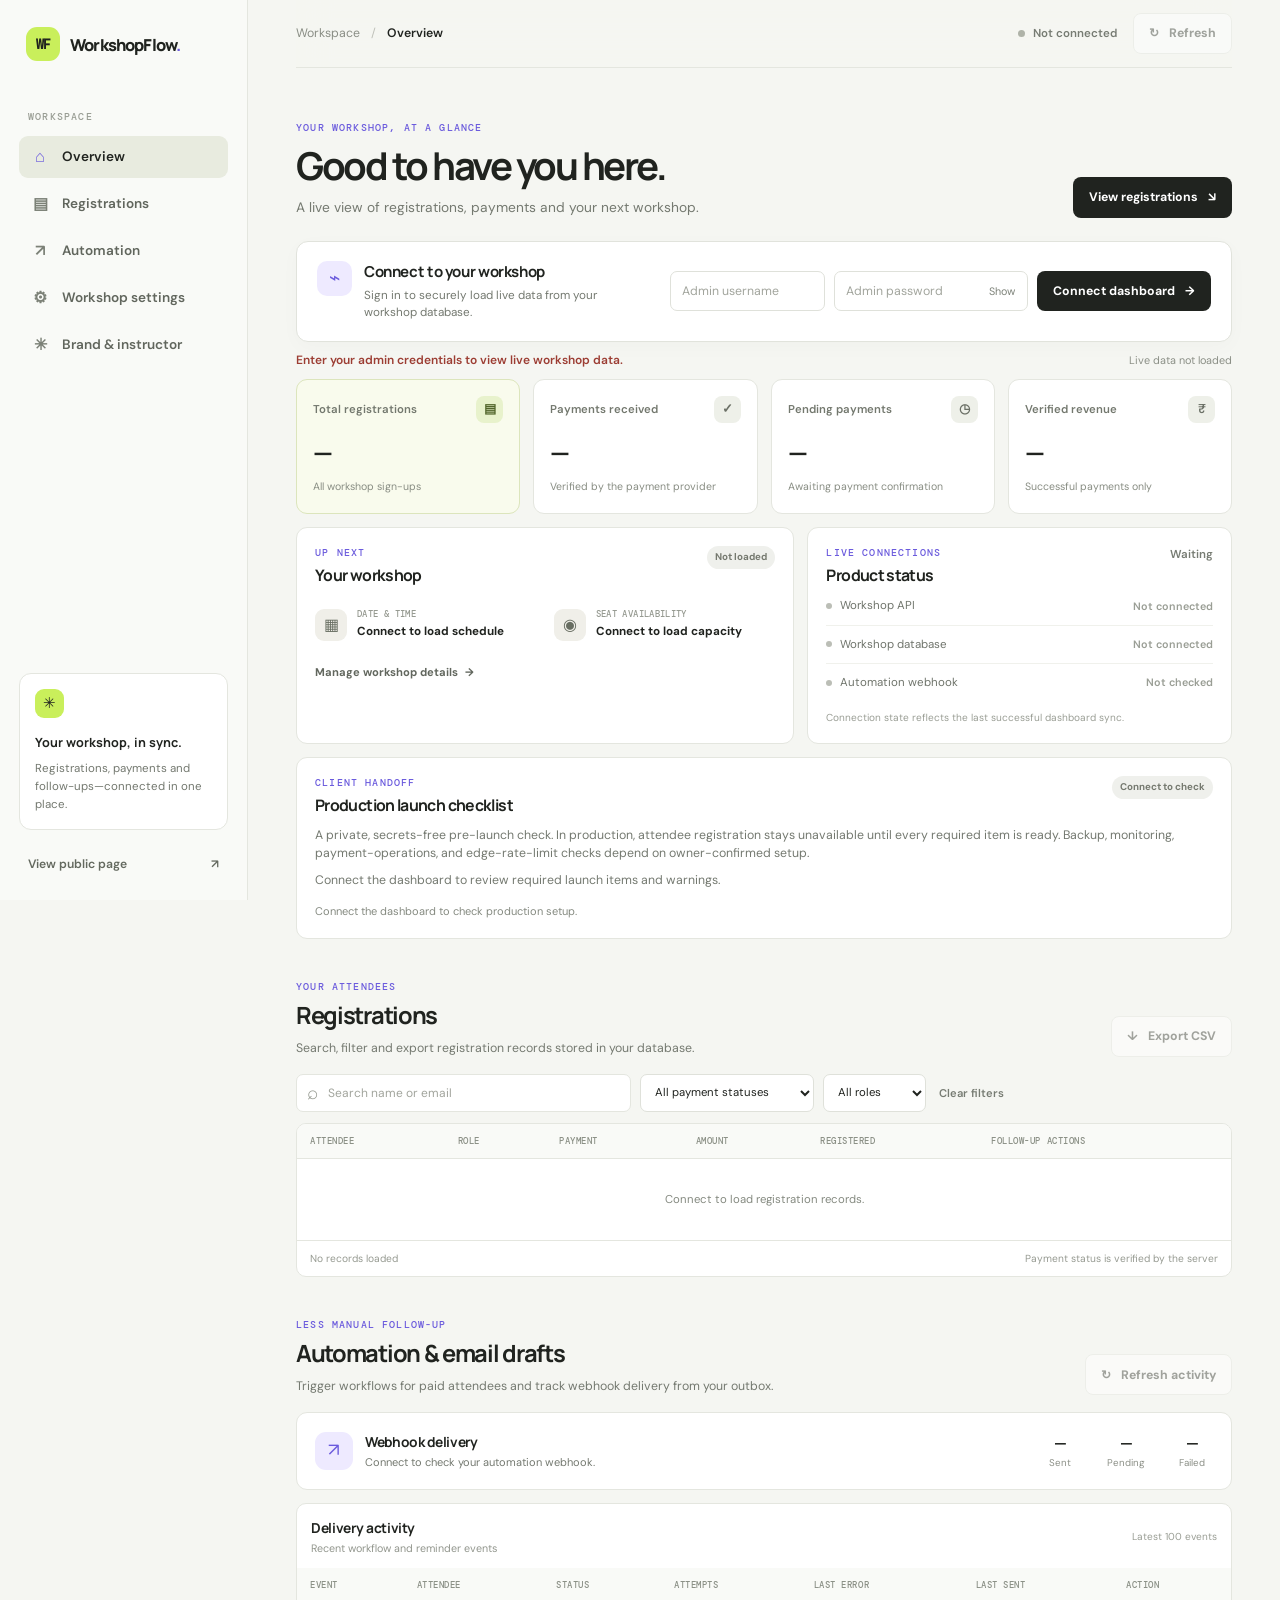
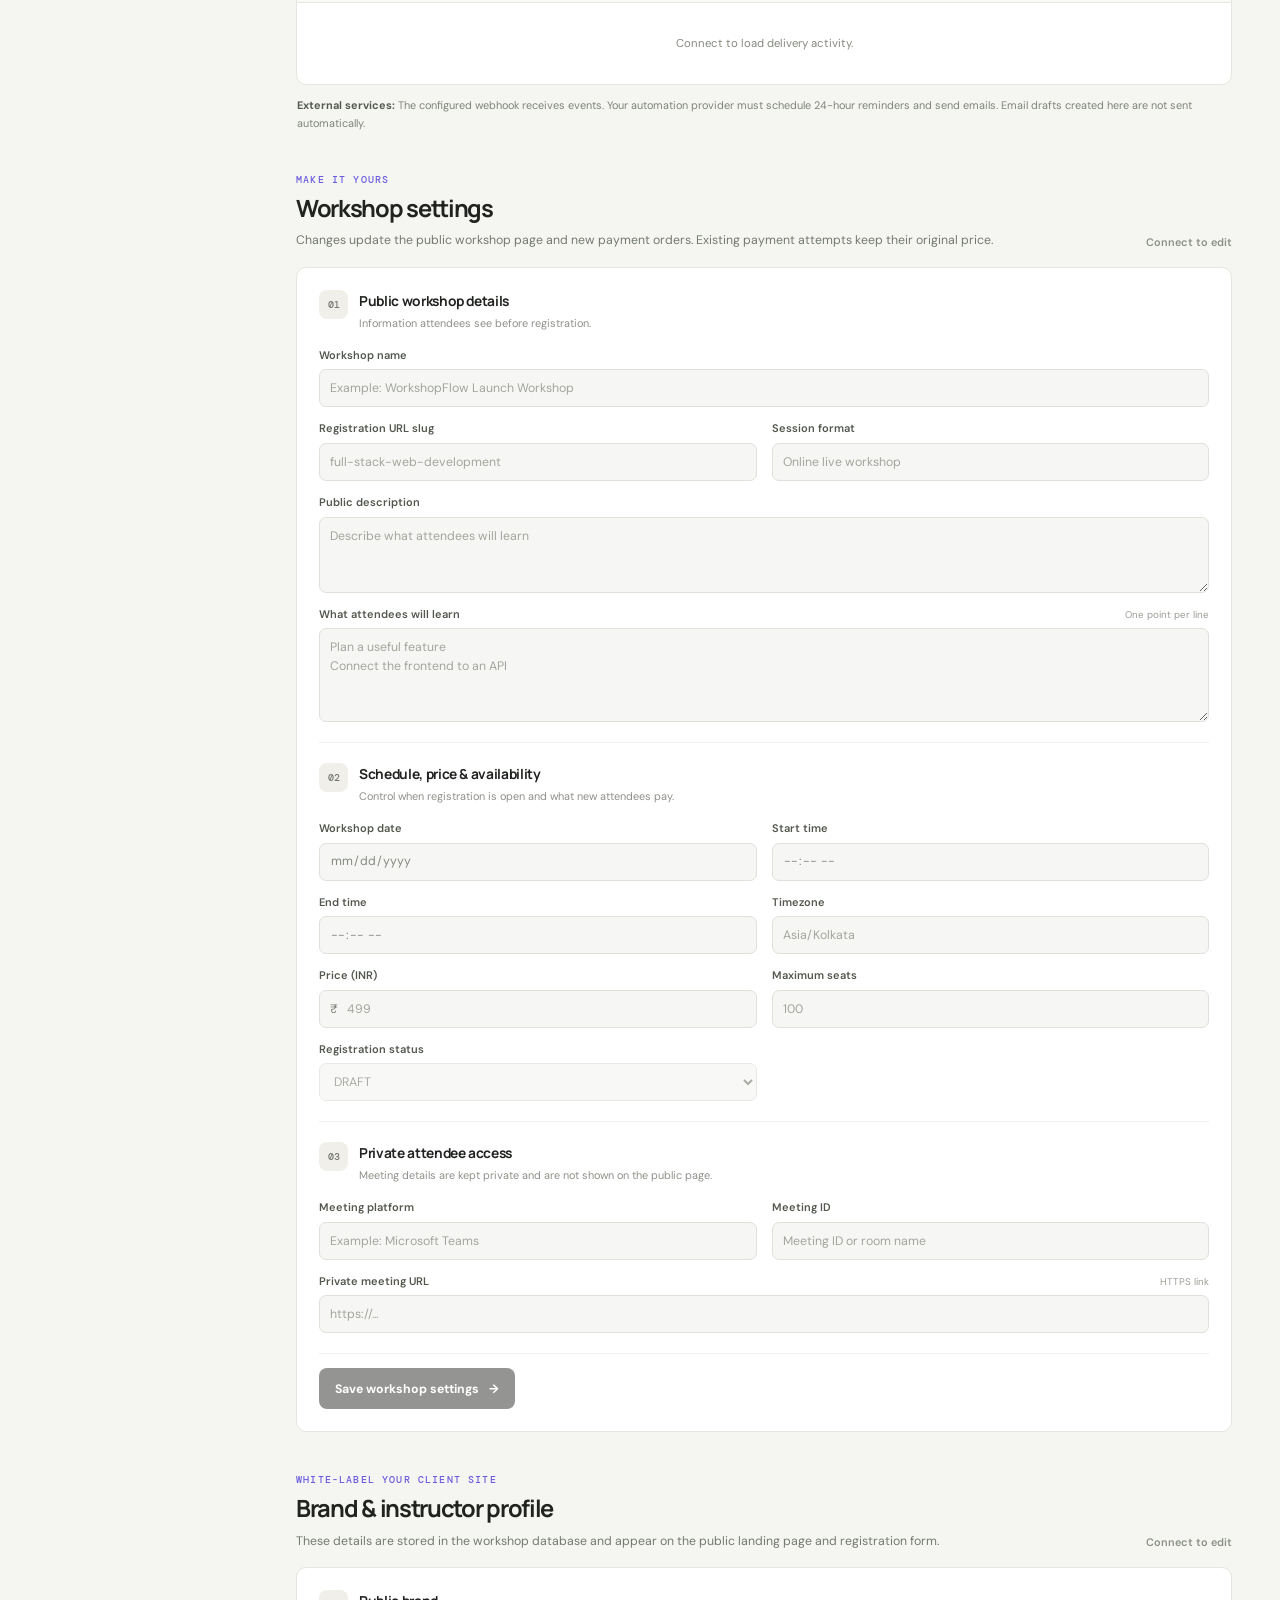
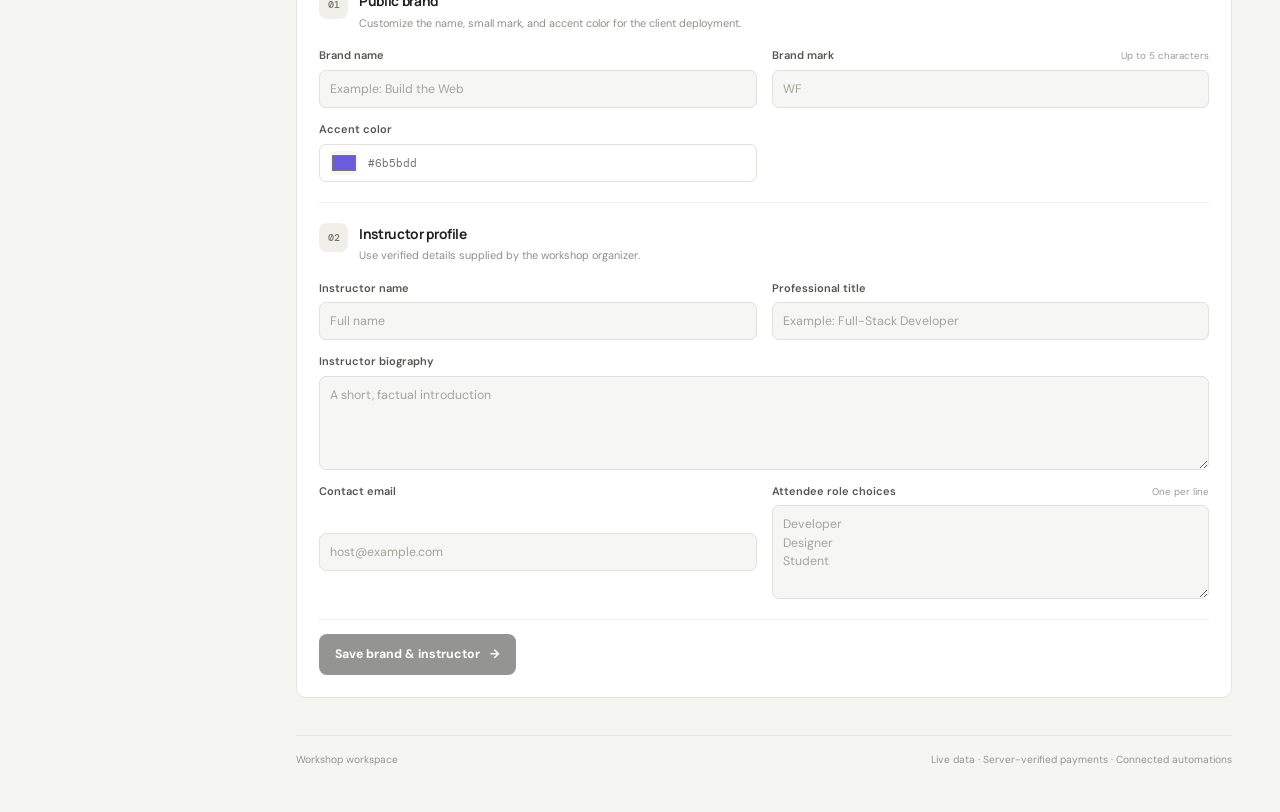
<file: frontend/admin/index.html>
<!DOCTYPE html>
<html lang="en">
  <head>
    <meta charset="UTF-8" />
    <meta name="viewport" content="width=device-width, initial-scale=1.0" />
    <meta name="theme-color" content="#f5f6f2" />
    <title>WorkshopFlow | Dashboard</title>
    <link rel="preconnect" href="https://fonts.googleapis.com" />
    <link rel="preconnect" href="https://fonts.gstatic.com" crossorigin />
    <link href="https://fonts.googleapis.com/css2?family=DM+Mono:wght@400;500&family=DM+Sans:wght@400;500;600;700&family=Manrope:wght@400;500;600;700;800&display=swap" rel="stylesheet" />
    <link rel="stylesheet" href="admin.css" />
  </head>
  <body>
    <div class="app-shell">
      <aside class="sidebar">
        <a class="brand" href="/" aria-label="WorkshopFlow product overview">
          <span class="brand-mark">WF</span>
          <span>WorkshopFlow<span class="brand-period">.</span></span>
        </a>
        <p class="sidebar-label">WORKSPACE</p>
        <nav class="side-nav" aria-label="Dashboard sections">
          <a class="nav-link active" href="#overview"><span class="nav-icon">⌂</span>Overview</a>
          <a class="nav-link" href="#registrations"><span class="nav-icon">▤</span>Registrations</a>
          <a class="nav-link" href="#automation"><span class="nav-icon">↗</span>Automation</a>
          <a class="nav-link" href="#workshop-settings"><span class="nav-icon">⚙</span>Workshop settings</a>
          <a class="nav-link" href="#brand-settings"><span class="nav-icon">✳</span>Brand &amp; instructor</a>
        </nav>
        <div class="sidebar-bottom">
          <div class="sidebar-note">
            <span class="note-icon">✳</span>
            <strong>Your workshop, in sync.</strong>
            <p>Registrations, payments and follow-ups—connected in one place.</p>
          </div>
          <a class="public-link" href="/" target="_blank" rel="noopener">View public page <span>↗</span></a>
        </div>
      </aside>

      <main class="main-content">
        <header class="topbar">
          <div class="breadcrumbs"><span>Workspace</span><span class="crumb-divider">/</span><strong>Overview</strong></div>
          <div class="topbar-actions">
            <span class="connection-pill" id="apiStatus"><span class="connection-dot"></span>Not connected</span>
            <button class="button button-outline" id="refreshButton" type="button" disabled><span aria-hidden="true">↻</span> Refresh</button>
            <button class="button button-outline" id="disconnectButton" type="button" hidden>Disconnect</button>
          </div>
        </header>

        <section class="page-section" id="overview">
          <div class="page-heading">
            <div>
              <p class="eyebrow">YOUR WORKSHOP, AT A GLANCE</p>
              <h1 id="dashboardTitle">Good to have you here.</h1>
              <p class="page-subtitle">A live view of registrations, payments and your next workshop.</p>
            </div>
            <a class="button button-dark" href="#registrations">View registrations <span aria-hidden="true">↘</span></a>
          </div>

          <section class="connect-card" aria-labelledby="connectHeading">
            <div class="connect-copy">
              <span class="connect-icon" aria-hidden="true">⌁</span>
              <div>
                <h2 id="connectHeading">Connect to your workshop</h2>
                <p id="connectHelp">Sign in to securely load live data from your workshop database.</p>
              </div>
            </div>
            <form class="connect-form" id="adminLoginForm">
              <label class="sr-only" for="username">Admin username</label>
              <input id="username" placeholder="Admin username" autocomplete="username" required />
              <div class="password-field">
                <label class="sr-only" for="password">Admin password</label>
                <input id="password" type="password" placeholder="Admin password" autocomplete="current-password" required />
                <button class="password-toggle" id="passwordToggle" type="button" aria-label="Show password">Show</button>
              </div>
              <button class="button button-dark" id="loadButton" type="submit">Connect dashboard <span aria-hidden="true">→</span></button>
            </form>
          </section>
          <div class="toolbar-meta">
            <div id="message" class="admin-message" role="status" aria-live="polite">Enter your admin credentials to view live workshop data.</div>
            <div id="lastUpdated" class="last-updated">Live data not loaded</div>
          </div>

          <div class="stats-grid" id="stats" aria-live="polite">
            <article class="stat-card stat-highlight"><div class="stat-label"><span>Total registrations</span><span class="stat-icon">▤</span></div><strong>—</strong><small>All workshop sign-ups</small></article>
            <article class="stat-card"><div class="stat-label"><span>Payments received</span><span class="stat-icon">✓</span></div><strong>—</strong><small>Verified by the payment provider</small></article>
            <article class="stat-card"><div class="stat-label"><span>Pending payments</span><span class="stat-icon">◷</span></div><strong>—</strong><small>Awaiting payment confirmation</small></article>
            <article class="stat-card"><div class="stat-label"><span>Verified revenue</span><span class="stat-icon">₹</span></div><strong>—</strong><small>Successful payments only</small></article>
          </div>

          <section class="overview-grid" aria-label="Workshop and data status">
            <article class="content-card next-workshop-card">
              <div class="card-heading">
                <div><p class="eyebrow">UP NEXT</p><h2 id="overviewWorkshopName">Your workshop</h2></div>
                <span class="status-badge status-neutral" id="workshopStatusBadge">Not loaded</span>
              </div>
              <div class="workshop-summary">
                <div><span class="summary-icon">▦</span><span><small>DATE &amp; TIME</small><strong id="overviewWorkshopSchedule">Connect to load schedule</strong></span></div>
                <div><span class="summary-icon">◉</span><span><small>SEAT AVAILABILITY</small><strong id="overviewWorkshopSeats">Connect to load capacity</strong></span></div>
              </div>
              <a class="subtle-link" href="#workshop-settings">Manage workshop details <span>→</span></a>
            </article>
            <article class="content-card data-card">
              <div class="card-heading"><div><p class="eyebrow">LIVE CONNECTIONS</p><h2>Product status</h2></div><span class="live-indicator" id="dataStatus">Waiting</span></div>
              <div class="connection-row"><span><i class="connection-dot"></i>Workshop API</span><strong id="apiDetail">Not connected</strong></div>
              <div class="connection-row"><span><i class="connection-dot"></i>Workshop database</span><strong id="databaseDetail">Not connected</strong></div>
              <div class="connection-row"><span><i class="connection-dot"></i>Automation webhook</span><strong id="webhookDetail">Not checked</strong></div>
              <p class="card-footnote">Connection state reflects the last successful dashboard sync.</p>
            </article>
          </section>
          <article class="launch-card content-card">
            <div class="card-heading">
              <div><p class="eyebrow">CLIENT HANDOFF</p><h2>Production launch checklist</h2></div>
              <span class="status-badge status-neutral" id="readinessBadge">Connect to check</span>
            </div>
            <p class="section-description">A private, secrets-free pre-launch check. In production, attendee registration stays unavailable until every required item is ready. Backup, monitoring, payment-operations, and edge-rate-limit checks depend on owner-confirmed setup.</p>
            <p class="section-description" id="readinessSummary" aria-live="polite">Connect the dashboard to review required launch items and warnings.</p>
            <ul class="readiness-list" id="readinessChecks"><li class="readiness-empty">Connect the dashboard to check production setup.</li></ul>
          </article>
        </section>

        <section class="page-section" id="registrations">
          <div class="section-title-row">
            <div><p class="eyebrow">YOUR ATTENDEES</p><h2>Registrations</h2><p class="section-description">Search, filter and export registration records stored in your database.</p></div>
            <button class="button button-outline" id="exportButton" type="button" disabled>↓ <span>Export CSV</span></button>
          </div>
          <div class="table-toolbar">
            <label class="search-field"><span aria-hidden="true">⌕</span><input id="search" placeholder="Search name or email" autocomplete="off" /></label>
            <label class="filter-field"><span class="sr-only">Payment status</span><select id="statusFilter"><option value="">All payment statuses</option><option>PENDING</option><option>SUCCESS</option><option>FAILED</option></select></label>
            <label class="filter-field"><span class="sr-only">Attendee role</span><select id="roleFilter"><option value="">All roles</option></select></label>
            <button class="text-button" id="clearFiltersButton" type="button">Clear filters</button>
          </div>
          <div class="table-card">
            <div class="table-scroll">
              <table class="data-table">
                <thead><tr><th>Attendee</th><th>Role</th><th>Payment</th><th>Amount</th><th>Registered</th><th>Follow-up actions</th></tr></thead>
                <tbody id="participants"><tr class="empty-row"><td colspan="6">Connect to load registration records.</td></tr></tbody>
              </table>
            </div>
            <div class="table-footer"><span id="registrationCount">No records loaded</span><span>Payment status is verified by the server</span></div>
          </div>
        </section>

        <section class="page-section" id="automation">
          <div class="section-title-row">
            <div><p class="eyebrow">LESS MANUAL FOLLOW-UP</p><h2>Automation &amp; email drafts</h2><p class="section-description">Trigger workflows for paid attendees and track webhook delivery from your outbox.</p></div>
            <button class="button button-outline" id="refreshAutomationButton" type="button" disabled><span aria-hidden="true">↻</span> Refresh activity</button>
          </div>
          <article class="automation-summary content-card">
            <div class="automation-summary-copy"><span class="automation-symbol">↗</span><div><h3>Webhook delivery</h3><p class="automation-help" id="automationStatus">Connect to check your automation webhook.</p></div></div>
            <div class="automation-counts"><div><strong id="automationSentCount">—</strong><span>Sent</span></div><div><strong id="automationPendingCount">—</strong><span>Pending</span></div><div><strong id="automationFailedCount">—</strong><span>Failed</span></div></div>
          </article>
          <div class="table-card">
            <div class="table-heading"><div><h3>Delivery activity</h3><p>Recent workflow and reminder events</p></div><span class="table-note">Latest 100 events</span></div>
            <div class="table-scroll">
              <table class="data-table event-table">
                <thead><tr><th>Event</th><th>Attendee</th><th>Status</th><th>Attempts</th><th>Last error</th><th>Last sent</th><th>Action</th></tr></thead>
                <tbody id="automationEvents"><tr class="empty-row"><td colspan="7">Connect to load delivery activity.</td></tr></tbody>
              </table>
            </div>
          </div>
          <p class="integration-note"><strong>External services:</strong> The configured webhook receives events. Your automation provider must schedule 24-hour reminders and send emails. Email drafts created here are not sent automatically.</p>
        </section>

        <section class="page-section" id="workshop-settings">
          <div class="section-title-row">
            <div><p class="eyebrow">MAKE IT YOURS</p><h2>Workshop settings</h2><p class="section-description">Changes update the public workshop page and new payment orders. Existing payment attempts keep their original price.</p></div>
            <span class="settings-lock" id="settingsLock">Connect to edit</span>
          </div>
          <form class="settings-card" id="workshopSettingsForm">
            <div class="settings-section-heading"><span class="settings-icon">01</span><div><h3>Public workshop details</h3><p>Information attendees see before registration.</p></div></div>
            <div class="form-grid">
              <div class="field-group field-span-2"><label for="workshopName">Workshop name</label><input id="workshopName" placeholder="Example: WorkshopFlow Launch Workshop" required /></div>
              <div class="field-group"><label for="workshopSlug">Registration URL slug</label><input id="workshopSlug" placeholder="full-stack-web-development" required /></div>
              <div class="field-group"><label for="workshopMode">Session format</label><input id="workshopMode" placeholder="Online live workshop" required /></div>
              <div class="field-group field-span-2"><label for="workshopDescription">Public description</label><textarea id="workshopDescription" rows="3" placeholder="Describe what attendees will learn"></textarea></div>
              <div class="field-group field-span-2"><label for="learningPoints">What attendees will learn <span>One point per line</span></label><textarea id="learningPoints" rows="4" placeholder="Plan a useful feature&#10;Connect the frontend to an API"></textarea></div>
            </div>

            <div class="settings-section-heading settings-divider"><span class="settings-icon">02</span><div><h3>Schedule, price &amp; availability</h3><p>Control when registration is open and what new attendees pay.</p></div></div>
            <div class="form-grid">
              <div class="field-group"><label for="workshopDate">Workshop date</label><input id="workshopDate" type="date" required /></div>
              <div class="field-group"><label for="startTime">Start time</label><input id="startTime" type="time" required /></div>
              <div class="field-group"><label for="endTime">End time</label><input id="endTime" type="time" required /></div>
              <div class="field-group"><label for="workshopTimezone">Timezone</label><input id="workshopTimezone" placeholder="Asia/Kolkata" required /></div>
              <div class="field-group"><label for="workshopPriceRupees">Price (INR)</label><div class="input-prefix"><span>₹</span><input id="workshopPriceRupees" type="number" min="1" step="1" placeholder="499" required /></div></div>
              <div class="field-group"><label for="maxSeats">Maximum seats</label><input id="maxSeats" type="number" min="1" step="1" placeholder="100" required /></div>
              <div class="field-group"><label for="registrationStatus">Registration status</label><select id="registrationStatus"><option>DRAFT</option><option>PUBLISHED</option><option>REGISTRATION_OPEN</option><option>REGISTRATION_CLOSED</option><option>COMPLETED</option><option>CANCELLED</option></select></div>
            </div>

            <div class="settings-section-heading settings-divider"><span class="settings-icon">03</span><div><h3>Private attendee access</h3><p>Meeting details are kept private and are not shown on the public page.</p></div></div>
            <div class="form-grid">
              <div class="field-group"><label for="meetingPlatform">Meeting platform</label><input id="meetingPlatform" placeholder="Example: Microsoft Teams" /></div>
              <div class="field-group"><label for="meetingId">Meeting ID</label><input id="meetingId" placeholder="Meeting ID or room name" /></div>
              <div class="field-group field-span-2"><label for="meetingUrl">Private meeting URL <span>HTTPS link</span></label><input id="meetingUrl" type="url" placeholder="https://..." /></div>
            </div>
            <div class="settings-footer"><span id="workshopMessage" class="admin-message" role="status" aria-live="polite"></span><button class="button button-dark" id="saveWorkshopButton" type="submit" disabled>Save workshop settings <span aria-hidden="true">→</span></button></div>
          </form>
        </section>

        <section class="page-section" id="brand-settings">
          <div class="section-title-row">
            <div><p class="eyebrow">WHITE-LABEL YOUR CLIENT SITE</p><h2>Brand &amp; instructor profile</h2><p class="section-description">These details are stored in the workshop database and appear on the public landing page and registration form.</p></div>
            <span class="settings-lock" id="brandingLock">Connect to edit</span>
          </div>
          <form class="settings-card" id="brandingSettingsForm">
            <div class="settings-section-heading"><span class="settings-icon">01</span><div><h3>Public brand</h3><p>Customize the name, small mark, and accent color for the client deployment.</p></div></div>
            <div class="form-grid">
              <div class="field-group"><label for="brandName">Brand name</label><input id="brandName" maxlength="80" placeholder="Example: Build the Web" required /></div>
              <div class="field-group"><label for="brandMark">Brand mark <span>Up to 5 characters</span></label><input id="brandMark" maxlength="5" placeholder="WF" required /></div>
              <div class="field-group"><label for="brandAccentColor">Accent color</label><div class="color-input"><input id="brandAccentColor" type="color" value="#6b5bdd" /><span id="brandColorValue">#6b5bdd</span></div></div>
            </div>
            <div class="settings-section-heading settings-divider"><span class="settings-icon">02</span><div><h3>Instructor profile</h3><p>Use verified details supplied by the workshop organizer.</p></div></div>
            <div class="form-grid">
              <div class="field-group"><label for="instructorName">Instructor name</label><input id="instructorName" maxlength="120" placeholder="Full name" required /></div>
              <div class="field-group"><label for="instructorTitle">Professional title</label><input id="instructorTitle" maxlength="120" placeholder="Example: Full-Stack Developer" required /></div>
              <div class="field-group field-span-2"><label for="instructorBio">Instructor biography</label><textarea id="instructorBio" rows="4" maxlength="1200" placeholder="A short, factual introduction" required></textarea></div>
              <div class="field-group"><label for="instructorEmail">Contact email</label><input id="instructorEmail" type="email" placeholder="host@example.com" required /></div>
              <div class="field-group"><label for="registrationRoles">Attendee role choices <span>One per line</span></label><textarea id="registrationRoles" rows="4" placeholder="Developer&#10;Designer&#10;Student" required></textarea></div>
            </div>
            <div class="settings-footer"><span id="brandingMessage" class="admin-message" role="status" aria-live="polite"></span><button class="button button-dark" id="saveBrandingButton" type="submit" disabled>Save brand &amp; instructor <span aria-hidden="true">→</span></button></div>
          </form>
        </section>

        <footer class="app-footer"><span>Workshop workspace</span><span>Live data · Server-verified payments · Connected automations</span></footer>
      </main>
    </div>

    <dialog class="email-draft-dialog" id="emailDraftDialog" aria-labelledby="emailDraftHeading">
      <div class="dialog-top"><div><p class="eyebrow">ATTENDEE FOLLOW-UP</p><h2 id="emailDraftHeading">Draft an email</h2></div><button class="dialog-close" id="closeEmailDraftButton" type="button" aria-label="Close dialog">×</button></div>
      <p class="automation-help" id="emailDraftTo"></p>
      <div class="field-group"><label for="emailTemplate">Email template</label><select id="emailTemplate"><option value="workshop_reminder">Workshop reminder</option><option value="registration_confirmation">Registration confirmation</option><option value="payment_receipt">Payment receipt</option></select></div>
      <div class="field-group"><label for="emailSubject">Subject</label><input id="emailSubject" readonly /></div>
      <div class="field-group"><label for="emailBody">Draft body</label><textarea id="emailBody" readonly rows="9"></textarea></div>
      <p class="integration-note">This is a draft only. Review and copy it, or connect an email provider in your automation workflow to send messages.</p>
      <div class="dialog-actions"><button class="button button-outline" id="closeEmailDraftFooter" type="button">Close</button><button class="button button-dark" id="copyEmailDraftButton" type="button">Copy email draft</button></div>
    </dialog>

    <script src="admin.js?v=20261030-dashboard-1"></script>
  </body>
</html>
</file>
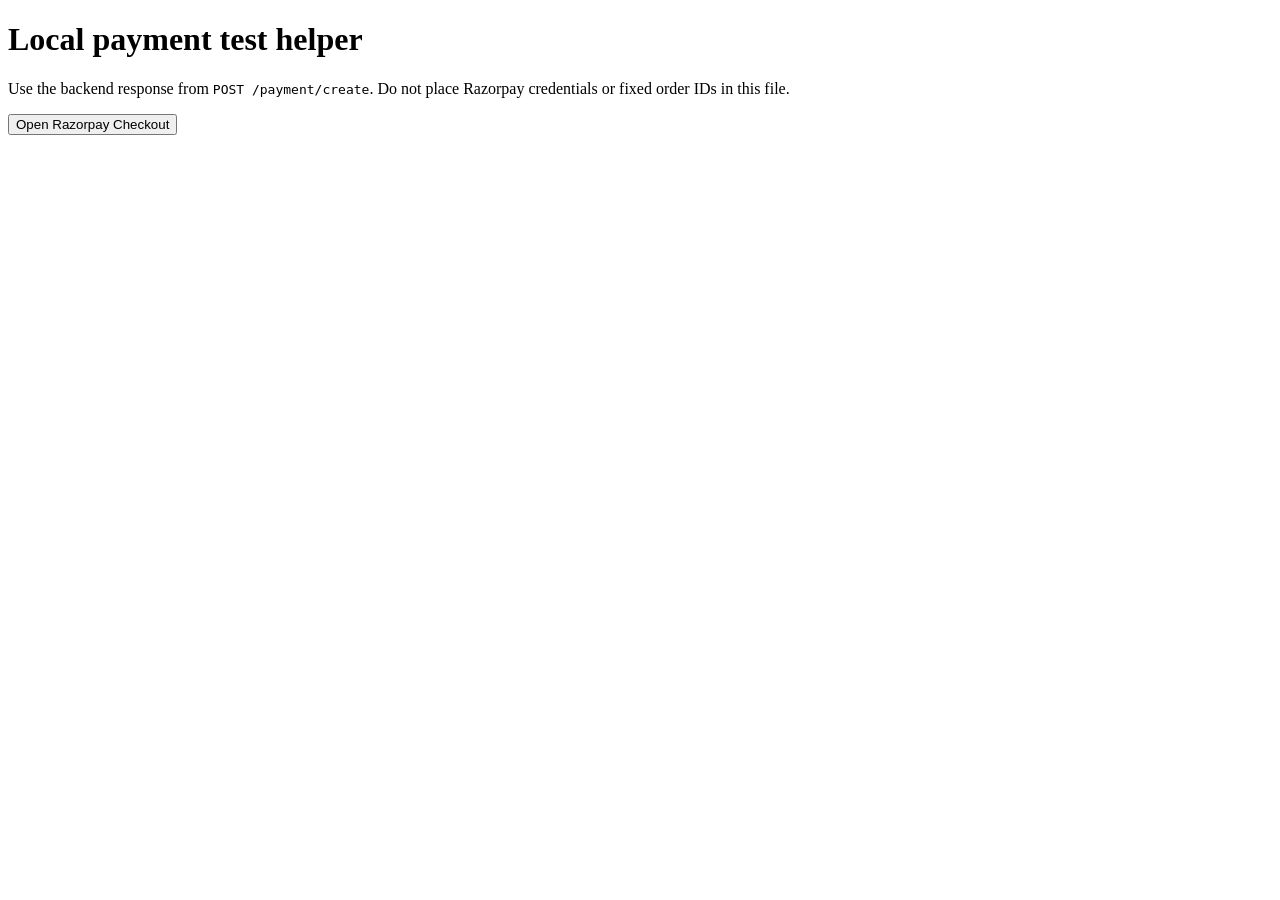
<file: backend/test_payment.html>
<!DOCTYPE html>
<html lang="en">
<head>
  <meta charset="UTF-8" />
  <meta name="viewport" content="width=device-width, initial-scale=1.0" />
  <title>MNRATHI payment test helper</title>
</head>
<body>
  <h1>Local payment test helper</h1>
  <p>Use the backend response from <code>POST /payment/create</code>. Do not place Razorpay credentials or fixed order IDs in this file.</p>
  <button id="pay-button" type="button">Open Razorpay Checkout</button>
  <script src="https://checkout.razorpay.com/v1/checkout.js"></script>
  <script>
    const order = window.TEST_PAYMENT_ORDER;
    document.getElementById("pay-button").addEventListener("click", () => {
      if (!order) {
        alert("Set window.TEST_PAYMENT_ORDER from a fresh /payment/create response first.");
        return;
      }
      const checkout = new Razorpay({
        key: order.key_id,
        amount: Number(order.amount) * 100,
        currency: order.currency,
        name: "MNRATHI",
        description: "MNRATHI AI Power Hour",
        order_id: order.razorpay_order_id,
        handler: (response) => console.log("Payment response received", response.razorpay_payment_id),
        theme: { color: "#ff7418" }
      });
      checkout.open();
    });
  </script>
</body>
</html>
</file>
<file: frontend/admin/admin.css>
:root {
  color-scheme: light;
  --paper: #f5f6f2;
  --surface: #fff;
  --ink: #20231f;
  --muted: #747970;
  --line: #e4e6df;
  --soft: #eef0e9;
  --accent: #c9ef5b;
  --purple: #6b5bdd;
  --green: #277347;
  --green-bg: #e9f5ed;
  --amber: #92610b;
  --amber-bg: #fff5dc;
  --red: #a63b34;
  --red-bg: #fcebea;
  --container: 1450px;
  font-family: "DM Sans", sans-serif;
}

* { box-sizing: border-box; }
[hidden] { display: none !important; }
html { scroll-behavior: smooth; scroll-padding-top: 28px; }
body { margin: 0; background: var(--paper); color: var(--ink); line-height: 1.5; }
button, input, select, textarea { font: inherit; }
button, a, input, select, textarea { -webkit-tap-highlight-color: transparent; }
button:focus-visible, a:focus-visible, input:focus-visible, select:focus-visible, textarea:focus-visible { outline: 3px solid rgba(107, 91, 221, .45); outline-offset: 3px; }
a { color: inherit; text-decoration: none; }
.app-shell { display: grid; grid-template-columns: 248px minmax(0, 1fr); min-height: 100vh; max-width: 1800px; margin: 0 auto; }
.sidebar { position: sticky; top: 0; display: flex; height: 100vh; flex-direction: column; padding: 27px 19px 18px; border-right: 1px solid var(--line); background: #f9faf7; }
.brand { display: flex; align-items: center; gap: 10px; padding: 0 7px; font: 800 1.03rem "Manrope", sans-serif; letter-spacing: -.05em; }
.brand-mark { width: 34px; height: 34px; display: grid; place-items: center; border-radius: 11px; background: var(--accent); font: 700 .8rem "DM Mono", monospace; }
.brand-period { color: var(--purple); }
.sidebar-label { margin: 49px 9px 13px; color: #999d94; font: 500 .63rem "DM Mono", monospace; letter-spacing: .12em; }
.side-nav { display: grid; gap: 5px; }
.nav-link { display: flex; min-height: 42px; align-items: center; gap: 12px; padding: 0 11px; border-radius: 9px; color: #61665d; font-size: .85rem; font-weight: 600; transition: background .16s ease, color .16s ease; }
.nav-link:hover { background: #eff0e9; color: var(--ink); }
.nav-link.active { background: #e8ebdf; color: var(--ink); }
.nav-icon { width: 20px; color: #7c8177; font-size: 1.03rem; text-align: center; }
.nav-link.active .nav-icon { color: var(--purple); }
.sidebar-bottom { margin-top: auto; }
.sidebar-note { padding: 15px; border: 1px solid var(--line); border-radius: 12px; background: var(--surface); }
.note-icon { display: grid; width: 29px; height: 29px; place-items: center; margin-bottom: 12px; border-radius: 9px; background: var(--accent); font-size: .94rem; }
.sidebar-note strong { font: 700 .79rem "Manrope", sans-serif; }
.sidebar-note p { margin: 6px 0 0; color: var(--muted); font-size: .72rem; line-height: 1.55; }
.public-link { display: flex; justify-content: space-between; margin: 16px 4px 0; padding: 9px 5px; color: #64695f; font-size: .76rem; font-weight: 600; }
.public-link:hover, .subtle-link:hover { color: var(--purple); }
.main-content { width: 100%; max-width: var(--container); min-width: 0; margin: 0 auto; padding: 0 48px 45px; }
.topbar { position: sticky; top: 0; z-index: 4; display: flex; min-height: 68px; align-items: center; justify-content: space-between; gap: 20px; border-bottom: 1px solid var(--line); background: rgba(245, 246, 242, .93); backdrop-filter: blur(16px); }
.breadcrumbs { display: flex; align-items: center; gap: 11px; color: #8a8e85; font-size: .77rem; }
.breadcrumbs strong { color: var(--ink); font-weight: 600; }
.crumb-divider { color: #c0c2ba; }
.topbar-actions { display: flex; align-items: center; gap: 16px; }
.connection-pill, .live-indicator { display: inline-flex; align-items: center; gap: 8px; color: #777c73; font-size: .72rem; font-weight: 600; }
.connection-dot { width: 7px; height: 7px; display: inline-block; flex: 0 0 auto; border-radius: 50%; background: #afb3a8; }
.connection-pill.connected .connection-dot, .connection-row.connected .connection-dot { background: #31935a; box-shadow: 0 0 0 3px rgba(49, 147, 90, .12); }
.connection-pill.disconnected .connection-dot { background: #ba7667; }
.button { display: inline-flex; min-height: 41px; align-items: center; justify-content: center; gap: 10px; padding: 0 15px; border: 1px solid transparent; border-radius: 8px; cursor: pointer; font-size: .77rem; font-weight: 700; transition: background .16s ease, transform .16s ease, border-color .16s ease; }
.button:hover:not(:disabled) { transform: translateY(-1px); }
.button-dark { background: var(--ink); color: #fff; }
.button-dark:hover:not(:disabled) { background: var(--purple); }
.button-outline { border-color: var(--line); background: var(--surface); color: #444840; }
.button-outline:hover:not(:disabled) { border-color: #b7b9b0; background: #fbfcf9; }
.button:disabled { cursor: not-allowed; opacity: .48; }
.page-section { padding-top: 41px; }
.page-heading, .section-title-row { display: flex; align-items: end; justify-content: space-between; gap: 24px; }
.launch-card { margin-top: 13px; }
.launch-card > .section-description { margin: 8px 0 0; }
.readiness-list { display: grid; grid-template-columns: repeat(2, minmax(0, 1fr)); gap: 8px 20px; margin: 14px 0 0; padding: 0; list-style: none; }
.readiness-item { display: flex; min-width: 0; align-items: flex-start; gap: 9px; padding: 9px 0; border-top: 1px solid #eff0ec; }
.readiness-mark { display: grid; width: 19px; height: 19px; flex: 0 0 auto; place-items: center; margin-top: 1px; border-radius: 50%; background: #eff0ec; color: #777c73; font-size: .64rem; font-weight: 700; }
.readiness-item.ready .readiness-mark { background: var(--green-bg); color: var(--green); }
.readiness-item.warning .readiness-mark { background: var(--amber-bg); color: var(--amber); }
.readiness-item.action_required .readiness-mark { background: var(--red-bg); color: var(--red); }
.readiness-copy { min-width: 0; }
.readiness-copy strong, .readiness-copy small { display: block; }
.readiness-copy strong { color: #4a4f46; font-size: .68rem; }
.readiness-copy small { margin-top: 3px; color: #92968d; font-size: .61rem; line-height: 1.5; }
.readiness-empty { grid-column: 1 / -1; color: #858a80; font-size: .69rem; }
.page-heading { padding: 12px 0 23px; }
.eyebrow { margin: 0 0 9px; color: var(--purple); font: 500 .61rem "DM Mono", monospace; letter-spacing: .12em; }
h1, h2, h3, p { margin-top: 0; }
h1, h2, h3 { font-family: "Manrope", sans-serif; }
.page-heading h1 { margin: 0; font-size: clamp(1.75rem, 3vw, 2.45rem); letter-spacing: -.065em; line-height: 1.18; }
.page-subtitle { margin: 9px 0 0; color: var(--muted); font-size: .86rem; }
.connect-card { display: grid; grid-template-columns: minmax(200px, .75fr) minmax(0, 1.25fr); align-items: center; gap: 28px; padding: 19px 20px; border: 1px solid #e1e3dc; border-radius: 12px; background: #fff; box-shadow: 0 5px 20px rgba(31, 35, 28, .025); }
.connect-copy { display: flex; align-items: flex-start; gap: 12px; }
.connect-icon { display: grid; width: 35px; height: 35px; flex: 0 0 auto; place-items: center; border-radius: 10px; background: #eeeaff; color: var(--purple); font-size: 1.2rem; }
.connect-copy h2 { margin: 0 0 3px; font-size: .94rem; letter-spacing: -.025em; }
.connect-copy p { margin: 0; color: var(--muted); font-size: .73rem; }
.connect-form { display: grid; grid-template-columns: minmax(130px, .8fr) minmax(150px, 1fr) auto; align-items: center; gap: 9px; }
.connect-form input, .field-group input, .field-group select, .field-group textarea, .filter-field select { width: 100%; min-width: 0; border: 1px solid #dfe1da; border-radius: 7px; background: #fff; color: var(--ink); font-size: .77rem; }
.connect-form input { height: 40px; padding: 0 11px; }
input::placeholder, textarea::placeholder { color: #a2a59d; }
.password-field { position: relative; }
.password-field input { padding-right: 49px; }
.password-toggle { position: absolute; top: 50%; right: 8px; transform: translateY(-50%); padding: 5px; border: 0; background: none; color: #7d8279; cursor: pointer; font-size: .67rem; }
.connect-form .button { min-height: 40px; white-space: nowrap; }
.toolbar-meta { display: flex; min-height: 37px; align-items: center; justify-content: space-between; gap: 12px; }
.admin-message { color: #9c3d33; font-size: .75rem; font-weight: 600; }
.admin-message:empty { display: none; }
.last-updated { color: #8b8f86; font-size: .68rem; }
.stats-grid { display: grid; grid-template-columns: repeat(4, minmax(0, 1fr)); gap: 13px; }
.stat-card { min-width: 0; padding: 16px; border: 1px solid var(--line); border-radius: 11px; background: var(--surface); }
.stat-highlight { border-color: #dce5bc; background: #f9fbed; }
.stat-label { display: flex; align-items: center; justify-content: space-between; gap: 8px; color: #73786e; font-size: .71rem; font-weight: 600; }
.stat-icon { display: grid; width: 27px; height: 27px; place-items: center; border-radius: 8px; background: var(--soft); color: #6b7066; font-size: .8rem; }
.stat-highlight .stat-icon { background: #e8f2cc; color: #51652a; }
.stat-card > strong { display: block; overflow: hidden; margin: 12px 0 3px; font: 700 clamp(1.48rem, 2vw, 1.9rem) "Manrope", sans-serif; letter-spacing: -.06em; text-overflow: ellipsis; white-space: nowrap; }
.stat-card > small { color: #888d83; font-size: .66rem; }
.overview-grid { display: grid; grid-template-columns: 1.08fr .92fr; gap: 13px; margin-top: 13px; }
.content-card { min-width: 0; padding: 18px; border: 1px solid var(--line); border-radius: 11px; background: #fff; }
.card-heading { display: flex; align-items: flex-start; justify-content: space-between; gap: 10px; }
.card-heading .eyebrow { margin-bottom: 5px; }
.card-heading h2 { max-width: 390px; margin: 0; overflow: hidden; font-size: .99rem; letter-spacing: -.04em; text-overflow: ellipsis; white-space: nowrap; }
.status-badge { display: inline-flex; min-height: 23px; align-items: center; padding: 3px 8px; border-radius: 999px; font-size: .61rem; font-weight: 700; white-space: nowrap; }
.status-neutral { background: #eff0ec; color: #75796f; }
.status-success { background: var(--green-bg); color: var(--green); }
.status-pending { background: var(--amber-bg); color: var(--amber); }
.status-failed { background: var(--red-bg); color: var(--red); }
.workshop-summary { display: grid; grid-template-columns: 1fr 1fr; gap: 17px; margin: 21px 0 18px; }
.workshop-summary > div { display: flex; align-items: center; gap: 10px; min-width: 0; }
.summary-icon { display: grid; width: 32px; height: 32px; flex: 0 0 auto; place-items: center; border-radius: 9px; background: #f0efe9; color: #686e62; }
.workshop-summary small, .workshop-summary strong { display: block; }
.workshop-summary small { margin-bottom: 3px; color: #969a91; font: 500 .56rem "DM Mono", monospace; letter-spacing: .04em; }
.workshop-summary strong { overflow: hidden; font-size: .73rem; text-overflow: ellipsis; white-space: nowrap; }
.subtle-link { color: #62675e; font-size: .7rem; font-weight: 700; }
.subtle-link span { margin-left: 4px; }
.connection-row { display: flex; align-items: center; justify-content: space-between; gap: 10px; padding: 10px 0; border-bottom: 1px solid #f0f1ec; color: #70756c; font-size: .72rem; }
.connection-row:last-of-type { border: 0; }
.connection-row > span { display: inline-flex; align-items: center; gap: 8px; }
.connection-row .connection-dot { width: 6px; height: 6px; background: #bbbeb6; }
.connection-row strong { color: #9a9e95; font-size: .67rem; font-weight: 600; text-align: right; }
.connection-row.connected strong { color: var(--green); }
.card-footnote { margin: 9px 0 0; color: #9a9e95; font-size: .63rem; }
.section-title-row { margin-bottom: 17px; }
.section-title-row .eyebrow { margin-bottom: 5px; }
.section-title-row h2 { margin: 0; font-size: 1.48rem; letter-spacing: -.055em; }
.section-description { margin: 5px 0 0; color: var(--muted); font-size: .77rem; }
.table-toolbar { display: flex; align-items: center; gap: 9px; margin-bottom: 11px; }
.search-field { display: flex; width: min(335px, 100%); height: 38px; align-items: center; gap: 8px; padding: 0 10px; border: 1px solid var(--line); border-radius: 7px; background: #fff; color: #93978e; }
.search-field > span { font-size: 1.18rem; }
.search-field input { width: 100%; border: 0; outline: 0; background: transparent; color: var(--ink); font-size: .75rem; }
.search-field input:focus-visible { outline: 0; }
.filter-field select { height: 38px; padding: 0 28px 0 10px; font-size: .71rem; }
.text-button { padding: 8px 4px; border: 0; background: none; color: #777c73; cursor: pointer; font-size: .7rem; font-weight: 600; white-space: nowrap; }
.text-button:hover { color: var(--purple); }
.table-card { overflow: hidden; border: 1px solid var(--line); border-radius: 10px; background: #fff; }
.table-scroll { overflow-x: auto; }
.data-table { width: 100%; min-width: 720px; border-collapse: collapse; text-align: left; }
.data-table th { padding: 11px 13px; border-bottom: 1px solid var(--line); background: #f9faf7; color: #8b9086; font: 500 .59rem "DM Mono", monospace; letter-spacing: .055em; text-transform: uppercase; white-space: nowrap; }
.data-table td { max-width: 220px; padding: 12px 13px; border-bottom: 1px solid #eff0ec; color: #53584f; font-size: .71rem; vertical-align: middle; }
.data-table tbody tr:last-child td { border-bottom: 0; }
.data-table tbody tr:hover:not(.empty-row) { background: #fcfcfa; }
.empty-row td { padding: 32px 16px; color: #858a80; text-align: center; }
.participant-name { display: block; color: var(--ink); font-weight: 700; }
.participant-email { display: block; margin-top: 2px; color: #969a91; font-size: .64rem; }
.participant-phone { display: block; margin-top: 2px; color: #969a91; font-size: .61rem; }
.table-footer { display: flex; justify-content: space-between; gap: 12px; padding: 10px 13px; border-top: 1px solid var(--line); color: #969a91; font-size: .64rem; }
.automation-summary { display: flex; align-items: center; justify-content: space-between; gap: 20px; margin-bottom: 13px; }
.automation-summary-copy { display: flex; align-items: center; gap: 12px; }
.automation-symbol { display: grid; width: 38px; height: 38px; flex: 0 0 auto; place-items: center; border-radius: 11px; background: #eeeaff; color: var(--purple); font-size: 1.15rem; }
.automation-summary-copy h3, .table-heading h3 { margin: 0 0 3px; font: 700 .86rem "Manrope", sans-serif; letter-spacing: -.025em; }
.automation-help { margin: 0; color: var(--muted); font-size: .69rem; }
.automation-counts { display: flex; gap: 24px; }
.automation-counts div { min-width: 42px; text-align: center; }
.automation-counts strong, .automation-counts span { display: block; }
.automation-counts strong { font: 700 1.03rem "Manrope", sans-serif; }
.automation-counts span { margin-top: 2px; color: #8c9087; font-size: .61rem; }
.table-heading { display: flex; align-items: center; justify-content: space-between; gap: 12px; padding: 14px 14px 12px; }
.table-heading p { margin: 0; color: #92968d; font-size: .67rem; }
.table-note { color: #9a9e95; font-size: .63rem; }
.event-table { min-width: 740px; }
.event-table td { max-width: 190px; overflow-wrap: anywhere; }
.automation-actions { display: flex; flex-wrap: wrap; gap: 5px; min-width: 180px; }
.automation-actions .button { min-height: 29px; padding: 0 8px; font-size: .63rem; }
.automation-actions .button-dark { background: #292c27; }
.automation-actions .button-dark:hover:not(:disabled) { background: var(--purple); }
.automation-actions .button-outline { min-height: 28px; }
.integration-note { margin: 12px 1px 0; color: #7e8379; font-size: .68rem; line-height: 1.6; }
.integration-note strong { color: #555a51; }
.settings-lock { color: #8b9086; font-size: .68rem; font-weight: 600; }
.settings-card { padding: 22px; border: 1px solid var(--line); border-radius: 10px; background: #fff; }
.settings-section-heading { display: flex; align-items: flex-start; gap: 11px; margin-bottom: 16px; }
.settings-icon { display: grid; width: 29px; height: 29px; flex: 0 0 auto; place-items: center; border-radius: 8px; background: #f0efe9; color: #73786e; font: 500 .65rem "DM Mono", monospace; }
.settings-section-heading h3 { margin: 1px 0 3px; font-size: .86rem; letter-spacing: -.025em; }
.settings-section-heading p { margin: 0; color: #8d9189; font-size: .68rem; }
.settings-divider { padding-top: 20px; border-top: 1px solid #eff0ec; }
.form-grid { display: grid; grid-template-columns: repeat(2, minmax(0, 1fr)); gap: 13px 15px; margin-bottom: 20px; }
.field-span-2 { grid-column: span 2; }
.field-group { display: grid; min-width: 0; gap: 6px; }
.field-group label { display: flex; align-items: baseline; justify-content: space-between; gap: 10px; color: #53584f; font-size: .69rem; font-weight: 600; }
.field-group label span { color: #9a9e95; font-size: .61rem; font-weight: 400; }
.field-group input, .field-group select { height: 38px; padding: 0 10px; }
.field-group textarea { min-height: 76px; padding: 9px 10px; resize: vertical; }
.field-group input:disabled, .field-group select:disabled, .field-group textarea:disabled { background: #f6f7f4; color: #858a80; }
.input-prefix { position: relative; }
.input-prefix > span { position: absolute; top: 50%; left: 11px; transform: translateY(-50%); color: #777c73; font-size: .76rem; }
.input-prefix input { padding-left: 27px; }
.color-input { display: flex; height: 38px; align-items: center; gap: 10px; padding: 0 10px; border: 1px solid #dfe1da; border-radius: 7px; background: #fff; }
.color-input input { width: 28px; height: 24px; padding: 0; border: 0; border-radius: 5px; background: transparent; cursor: pointer; }
.color-input span { color: #6f746a; font: .68rem "DM Mono", monospace; }
.settings-footer { display: flex; min-height: 46px; align-items: center; justify-content: space-between; gap: 14px; padding-top: 14px; border-top: 1px solid #eff0ec; }
.settings-footer .admin-message { margin-right: auto; }
.app-footer { display: flex; justify-content: space-between; gap: 15px; margin-top: 37px; padding-top: 16px; border-top: 1px solid var(--line); color: #94988f; font-size: .64rem; }
.email-draft-dialog { width: min(610px, calc(100% - 28px)); max-height: min(88vh, 790px); overflow: auto; padding: 24px; border: 1px solid var(--line); border-radius: 15px; background: #fff; color: var(--ink); box-shadow: 0 28px 90px rgba(24, 28, 22, .2); }
.email-draft-dialog::backdrop { background: rgba(26, 29, 25, .48); backdrop-filter: blur(3px); }
.dialog-top { display: flex; align-items: flex-start; justify-content: space-between; gap: 15px; }
.dialog-top .eyebrow { margin-bottom: 5px; }
.dialog-top h2 { margin: 0 0 13px; font-size: 1.25rem; letter-spacing: -.05em; }
.dialog-close { width: 32px; height: 32px; border: 1px solid var(--line); border-radius: 50%; background: #fff; color: #676c63; cursor: pointer; font-size: 1.2rem; line-height: 1; }
.email-draft-dialog > .automation-help { margin-bottom: 14px; }
.email-draft-dialog .field-group { margin: 13px 0; }
.email-draft-dialog textarea { min-height: 180px; }
.dialog-actions { display: flex; justify-content: flex-end; gap: 9px; margin-top: 18px; }
.sr-only { position: absolute; width: 1px; height: 1px; overflow: hidden; clip: rect(0, 0, 0, 0); white-space: nowrap; clip-path: inset(50%); }

@media (max-width: 1100px) {
  .app-shell { grid-template-columns: 215px minmax(0, 1fr); }
  .sidebar { padding-inline: 14px; }
  .main-content { padding-inline: 27px; }
  .connect-card { grid-template-columns: 1fr; gap: 14px; }
  .connect-form { grid-template-columns: 1fr 1fr auto; }
  .stats-grid { grid-template-columns: repeat(2, minmax(0, 1fr)); }
}
@media (max-width: 760px) {
  .app-shell { display: block; }
  .sidebar { position: relative; z-index: 5; height: auto; padding: 12px 18px 0; border-right: 0; border-bottom: 1px solid var(--line); }
  .brand { min-height: 37px; }
  .sidebar-label, .sidebar-bottom { display: none; }
  .side-nav { display: flex; overflow-x: auto; gap: 4px; margin: 10px -4px 0; padding-bottom: 8px; scrollbar-width: thin; }
  .nav-link { min-height: 35px; flex: 0 0 auto; padding: 0 9px; font-size: .72rem; }
  .nav-icon { width: auto; }
  .main-content { padding: 0 20px 34px; }
  .topbar { min-height: 57px; }
  .page-section { padding-top: 30px; }
  .page-heading { align-items: flex-start; }
  .page-heading > .button { margin-top: 19px; }
  .overview-grid { grid-template-columns: 1fr; }
  .section-title-row { align-items: flex-start; }
  .automation-summary { align-items: flex-start; flex-direction: column; }
  .automation-counts { width: 100%; justify-content: flex-start; gap: 30px; }
  .readiness-list { grid-template-columns: 1fr; }
}
@media (max-width: 540px) {
  .main-content { padding-inline: 15px; }
  .topbar-actions { gap: 9px; }
  .connection-pill { font-size: .65rem; }
  .topbar .button { min-height: 35px; padding-inline: 10px; font-size: .69rem; }
  .page-heading { display: block; }
  .page-heading > .button { margin-top: 16px; }
  .page-heading h1 { font-size: 1.8rem; }
  .connect-card { padding: 15px; }
  .connect-form { grid-template-columns: 1fr; }
  .connect-form .button { width: 100%; }
  .stats-grid { gap: 8px; }
  .stat-card { padding: 12px; }
  .stat-label { font-size: .64rem; }
  .stat-card > strong { margin-top: 9px; font-size: 1.43rem; }
  .stat-card > small { font-size: .59rem; }
  .workshop-summary { grid-template-columns: 1fr; }
  .section-title-row { flex-direction: column; gap: 12px; }
  .section-title-row > .button { align-self: flex-start; }
  .table-toolbar { flex-wrap: wrap; }
  .search-field { flex-basis: 100%; }
  .filter-field { flex: 1; }
  .filter-field select { width: 100%; }
  .text-button { margin-left: auto; }
  .table-footer { flex-direction: column; gap: 3px; }
  .settings-card { padding: 15px; }
  .form-grid { gap: 12px 9px; }
  .field-group label { font-size: .65rem; }
  .settings-footer { align-items: flex-start; flex-direction: column; }
  .settings-footer .button { width: 100%; }
  .app-footer { flex-direction: column; gap: 4px; }
  .automation-counts { justify-content: space-between; }
  .dialog-actions .button { flex: 1; padding-inline: 9px; font-size: .69rem; }
}

@media (prefers-reduced-motion: reduce) {
  html { scroll-behavior: auto; }
  *, *::before, *::after { transition-duration: .01ms !important; }
}
</file>
